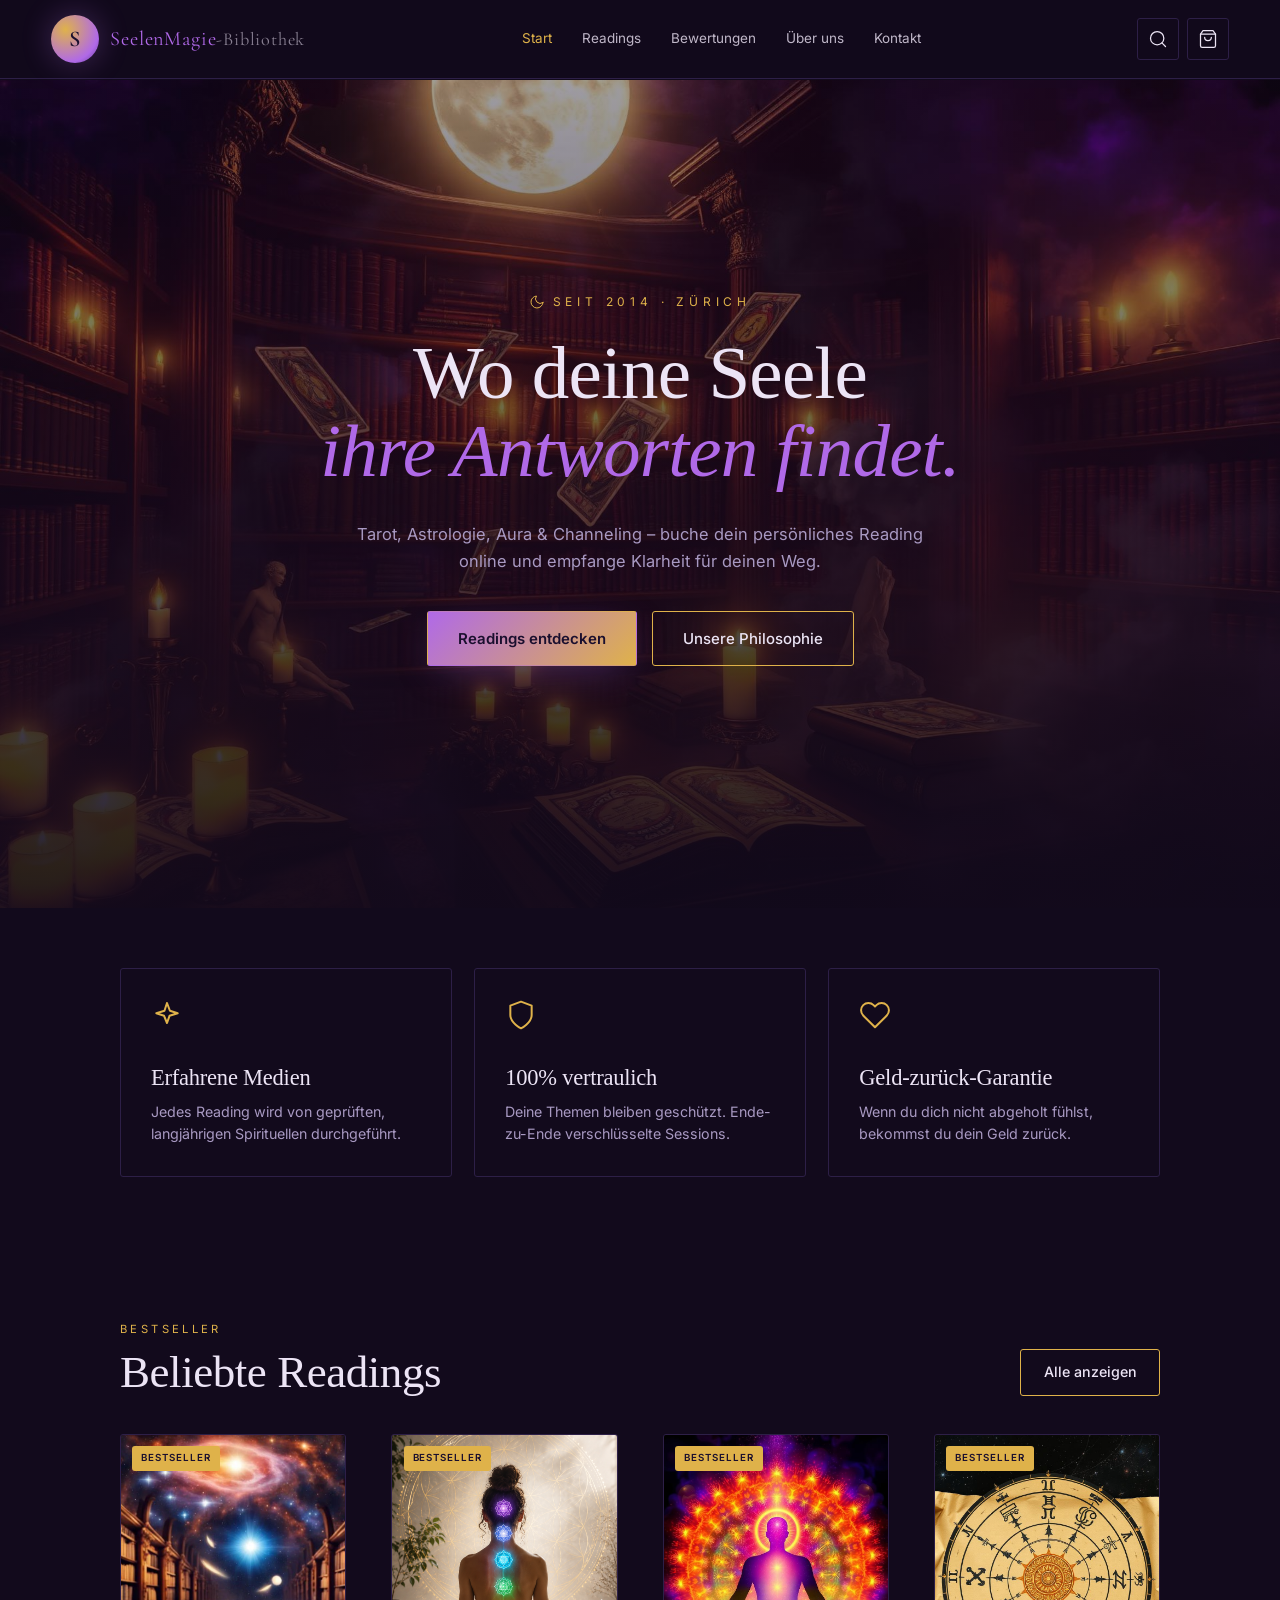
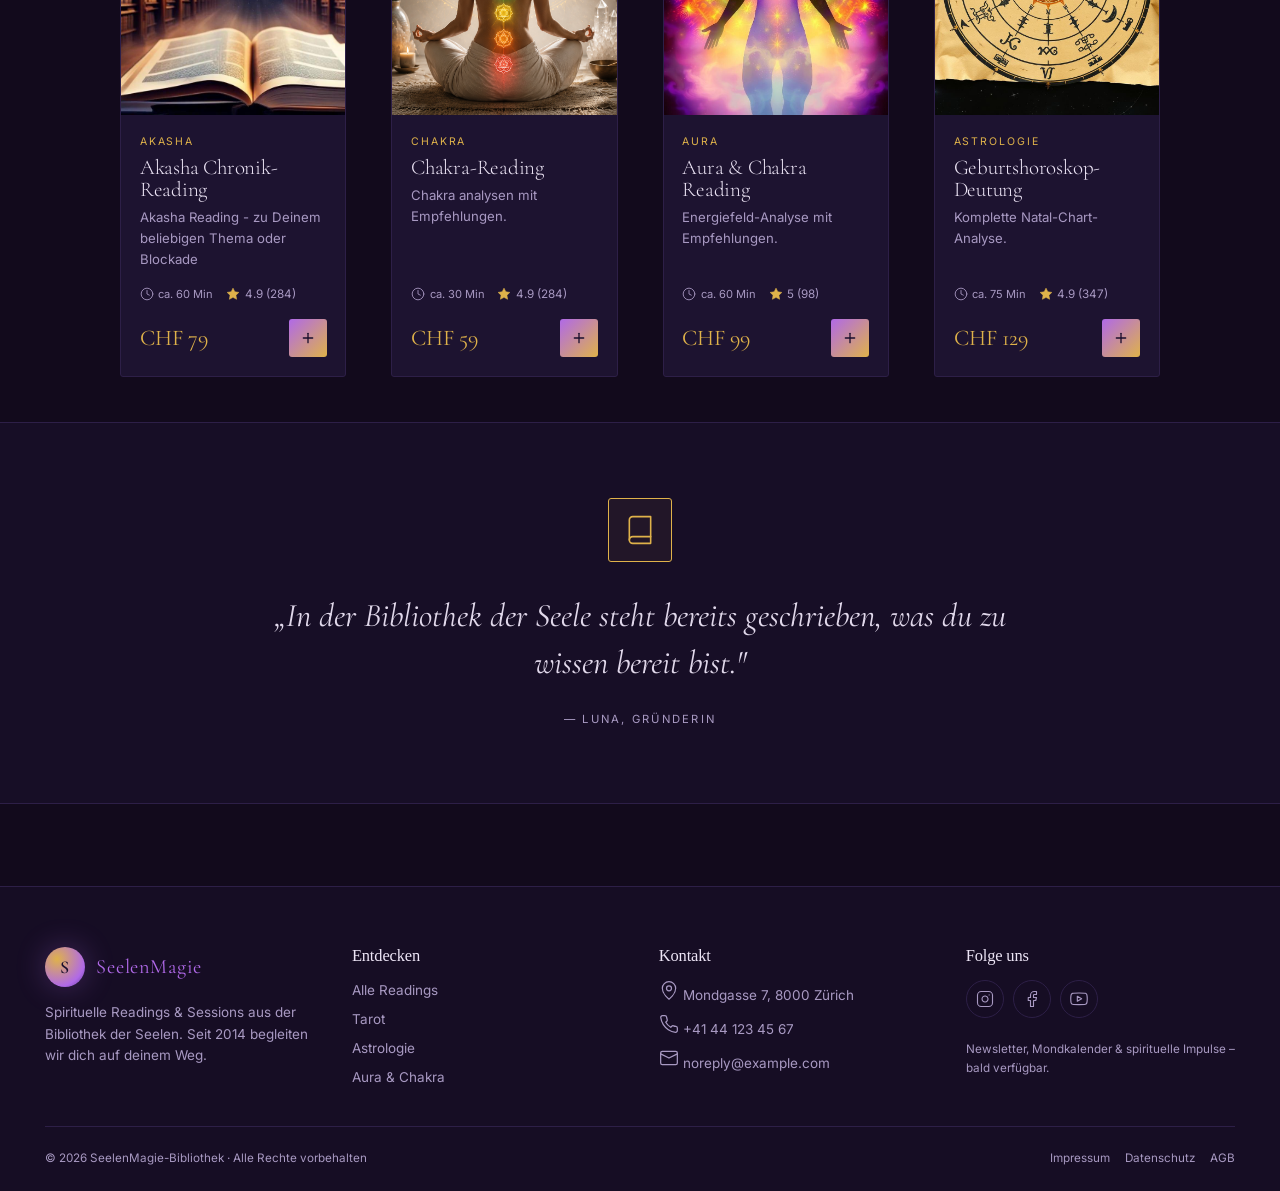
<file: index.html>
<!DOCTYPE html>
<html lang="de">
<head>
<meta charset="UTF-8">
<meta name="viewport" content="width=device-width,initial-scale=1">
<title>SeelenMagie-Bibliothek · Spirituelle Readings & Sessions</title>
<meta name="description" content="Tarot, Astrologie, Aura & Channeling – buche dein persönliches Reading online und empfange Klarheit für deinen Weg.">
<link rel="preconnect" href="https://fonts.googleapis.com">
<link rel="preconnect" href="https://fonts.gstatic.com" crossorigin>
<link href="https://fonts.googleapis.com/css2?family=Cormorant+Garamond:ital,wght@0,300;0,400;0,500;0,600;1,400&family=Inter:wght@300;400;500;600;700&display=swap" rel="stylesheet">
<link rel="stylesheet" href="css/style.css">
</head>
<body data-page="home">
<header class="site-header" id="site-header"></header>

<main>
  <section class="hero" style="padding-top:3rem">
    <div class="hero-bg"><img src="images/sm-hero.jpg" alt="SeelenMagie Bibliothek"></div>
    <div class="hero-overlay"></div>
    <div class="hero-content">
      <p class="hero-eyebrow"><svg width="16" height="16" viewBox="0 0 24 24" fill="none" stroke="currentColor" stroke-width="1.5" stroke-linecap="round" stroke-linejoin="round"><path d="M21 12.79A9 9 0 1 1 11.21 3 7 7 0 0 0 21 12.79z"/></svg> Seit 2014 · Zürich</p>
      <h1>Wo deine Seele<br><em>ihre Antworten findet.</em></h1>
      <p class="hero-sub">Tarot, Astrologie, Aura & Channeling – buche dein persönliches Reading online und empfange Klarheit für deinen Weg.</p>
      <div class="hero-cta">
        <a href="shop.html" class="btn btn-primary btn-lg">Readings entdecken</a>
        <a href="about.html" class="btn btn-outline btn-lg">Unsere Philosophie</a>
      </div>
    </div>
  </section>

  <section class="container container-index" style="padding-top:4rem; padding-bottom:3rem">
    <div class="feature-grid" id="values-grid"></div>
  </section>

  <section class="container-index" style="padding-bottom:3rem; padding-top: 3rem">
    <div class="section-head">
      <div>
        <p class="eyebrow" style="padding-top:3.5rem">Bestseller</p>
        <h2>Beliebte Readings</h2>
      </div>
      <a href="shop.html" class="btn btn-outline">Alle anzeigen</a>
    </div>
    <div class="product-grid" id="featured-grid"></div>
  </section>

  <section class="quote-section">
    <div class="quote-box">
      <div class="quote-icon"><svg width="32" height="32" viewBox="0 0 24 24" fill="none" stroke="currentColor" stroke-width="1.2" stroke-linecap="round" stroke-linejoin="round"><path d="M4 19.5A2.5 2.5 0 0 1 6.5 17H20"/><path d="M6.5 2H20v20H6.5A2.5 2.5 0 0 1 4 19.5v-15A2.5 2.5 0 0 1 6.5 2z"/></svg></div>
      <p class="quote-text">„In der Bibliothek der Seele steht bereits geschrieben, was du zu wissen bereit bist."</p>
      <p class="quote-author">— Luna, Gründerin</p>
    </div>
  </section>

  <section class="xy" style="padding-top:0.5rem;>
    <div class="xx">
    </div>
  </section>

</main>

<footer class="site-footer" id="site-footer"></footer>
<script src="js/products.js"></script>
<script src="js/app.js"></script>
</body>
</html>
</file>
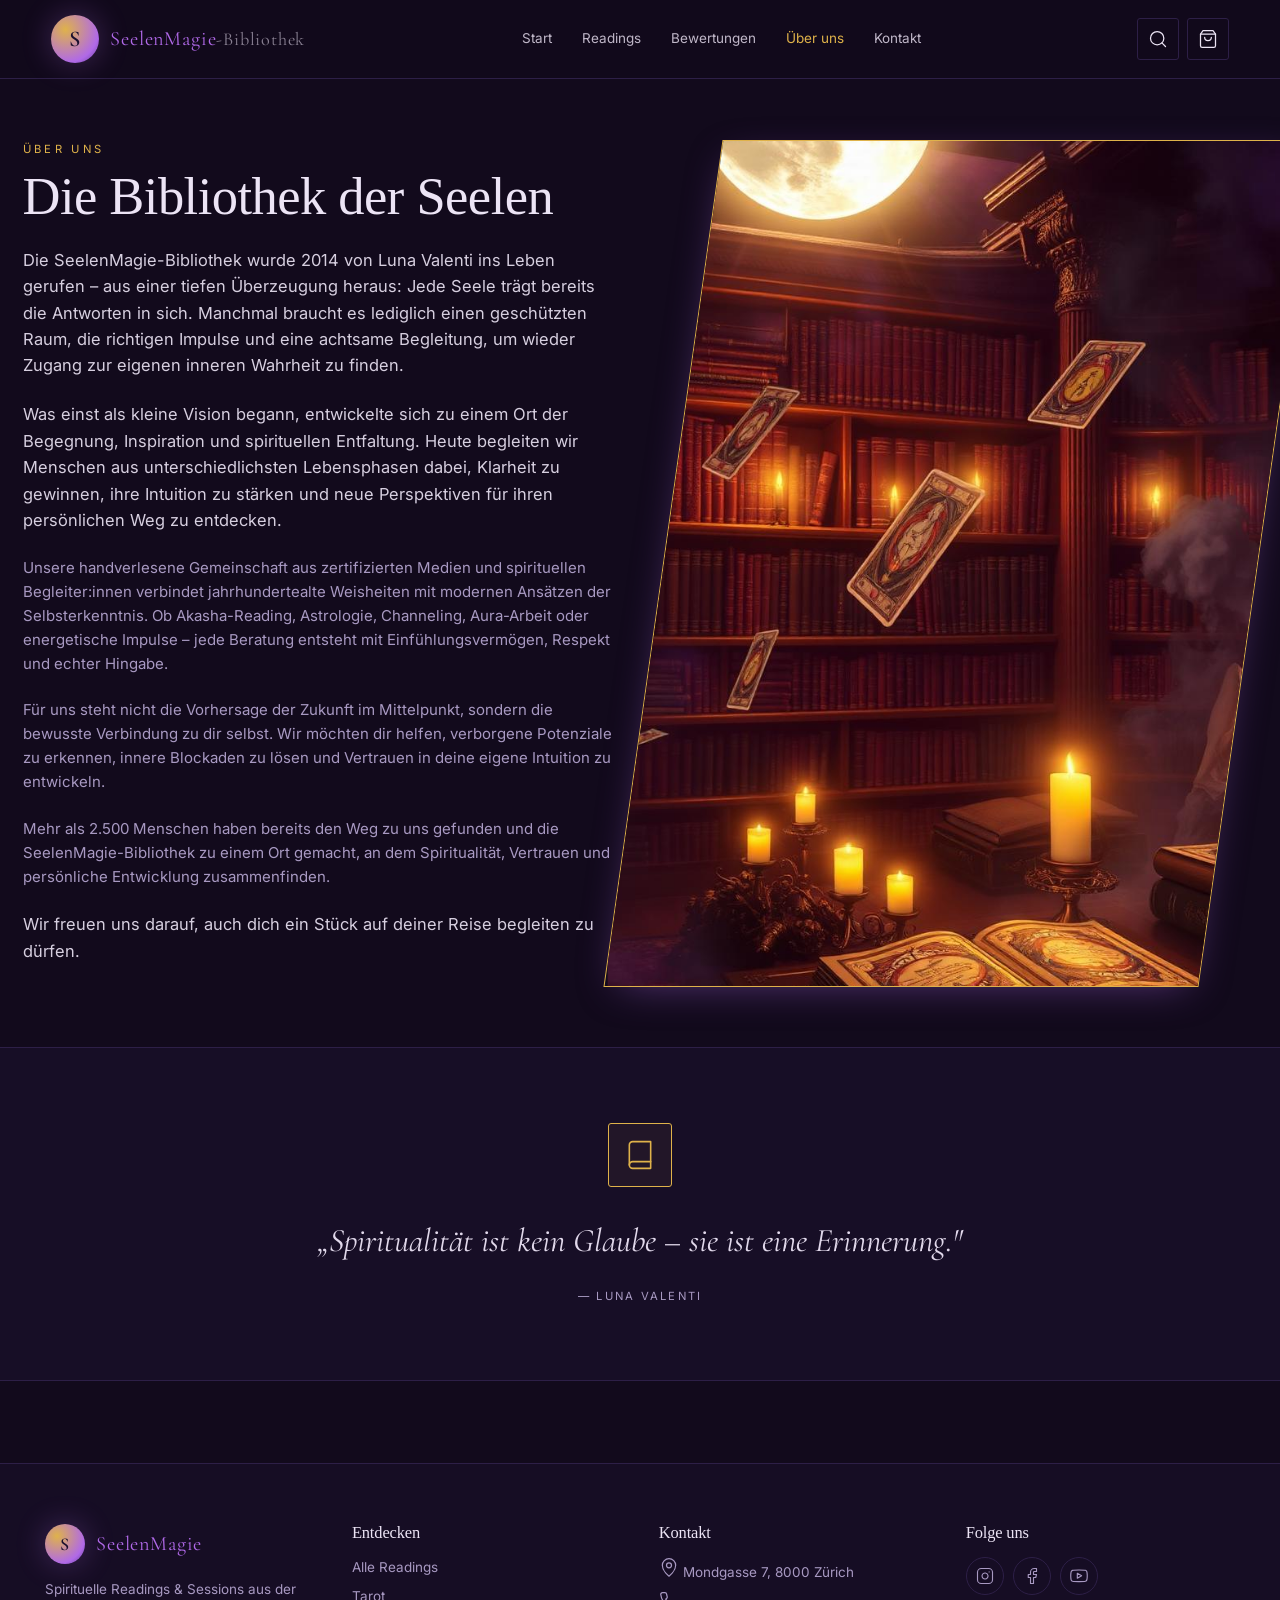
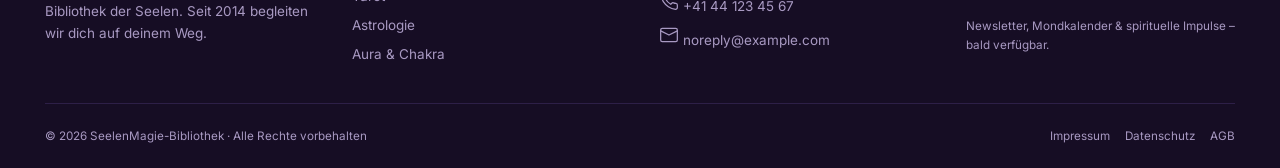
<file: about.html>
<!DOCTYPE html>
<html lang="de">
<head>
<meta charset="UTF-8"><meta name="viewport" content="width=device-width,initial-scale=1">
<title>Über uns · SeelenMagie-Bibliothek</title>
<meta name="description" content="Die Geschichte der SeelenMagie-Bibliothek – seit 2014 begleiten wir Seelen auf ihrem Weg.">
<link rel="preconnect" href="https://fonts.googleapis.com">
<link rel="preconnect" href="https://fonts.gstatic.com" crossorigin>
<link href="https://fonts.googleapis.com/css2?family=Cormorant+Garamond:ital,wght@0,300;0,400;0,500;0,600;1,400&family=Inter:wght@300;400;500;600;700&display=swap" rel="stylesheet">
<link rel="stylesheet" href="css/style.css">
</head>
<body data-page="about">
<header class="site-header" id="site-header"></header>
<main>
  <section class="about-wrap">
    <div class="about-content">
      <div>
        <p class="eyebrow">Über uns</p>
        <h1 style="font-size:clamp(2.2rem,4.5vw,3.5rem);font-weight:300;margin-bottom:1.5rem">Die Bibliothek der Seelen</h1>
        <p style="font-size:1.1rem;color:rgba(236,228,245,.9);margin-bottom:1.5rem">Die SeelenMagie-Bibliothek wurde 2014 von Luna Valenti ins Leben gerufen – aus einer tiefen Überzeugung heraus: Jede Seele trägt bereits die Antworten in sich. Manchmal braucht es lediglich einen geschützten Raum, die richtigen Impulse und eine achtsame Begleitung, um wieder Zugang zur eigenen inneren Wahrheit zu finden.</p>
        <p style="font-size:1.1rem;color:rgba(236,228,245,.9);margin-bottom:1.5rem">Was einst als kleine Vision begann, entwickelte sich zu einem Ort der Begegnung, Inspiration und spirituellen Entfaltung. Heute begleiten wir Menschen aus unterschiedlichsten Lebensphasen dabei, Klarheit zu gewinnen, ihre Intuition zu stärken und neue Perspektiven für ihren persönlichen Weg zu entdecken.</p>
        <p style="color:var(--muted);margin-bottom:1.5rem">Unsere handverlesene Gemeinschaft aus zertifizierten Medien und spirituellen Begleiter:innen verbindet jahrhundertealte Weisheiten mit modernen Ansätzen der Selbsterkenntnis. Ob Akasha-Reading, Astrologie, Channeling, Aura-Arbeit oder energetische Impulse – jede Beratung entsteht mit Einfühlungsvermögen, Respekt und echter Hingabe.</p>
        <p style="color:var(--muted);margin-bottom:1.5rem">Für uns steht nicht die Vorhersage der Zukunft im Mittelpunkt, sondern die bewusste Verbindung zu dir selbst. Wir möchten dir helfen, verborgene Potenziale zu erkennen, innere Blockaden zu lösen und Vertrauen in deine eigene Intuition zu entwickeln.</p>
        <p style="color:var(--muted);margin-bottom:1.5rem">Mehr als 2.500 Menschen haben bereits den Weg zu uns gefunden und die SeelenMagie-Bibliothek zu einem Ort gemacht, an dem Spiritualität, Vertrauen und persönliche Entwicklung zusammenfinden.</p>
        <p style="font-size:1.1rem;color:rgba(236,228,245,.9);margin-bottom:1.5rem">Wir freuen uns darauf, auch dich ein Stück auf deiner Reise begleiten zu dürfen.</p>
      </div>
      <div class="about-image"style=padding-bottom:43rem >
        <div class="skewed"><img src="images/sm-hero.jpg" alt="SeelenMagie Atelier"style=padding-bottom:7rem></div>
      </div>
    </div>
  </section>
  <section class="quote-section">
    <div class="quote-box">
      <div class="quote-icon"><svg width="32" height="32" viewBox="0 0 24 24" fill="none" stroke="currentColor" stroke-width="1.2" stroke-linecap="round" stroke-linejoin="round"><path d="M4 19.5A2.5 2.5 0 0 1 6.5 17H20"/><path d="M6.5 2H20v20H6.5A2.5 2.5 0 0 1 4 19.5v-15A2.5 2.5 0 0 1 6.5 2z"/></svg></div>
      <p class="quote-text">„Spiritualität ist kein Glaube – sie ist eine Erinnerung."</p>
      <p class="quote-author">— Luna Valenti</p>
    </div>
  </section>


  <section class="xy" style="padding-top:0.5rem;>
    <div class="xx">
    </div>
  </section>

</main>
<footer class="site-footer" id="site-footer"></footer>
<script src="js/products.js"></script>
<script src="js/app.js"></script>
</body>
</html>
</file>
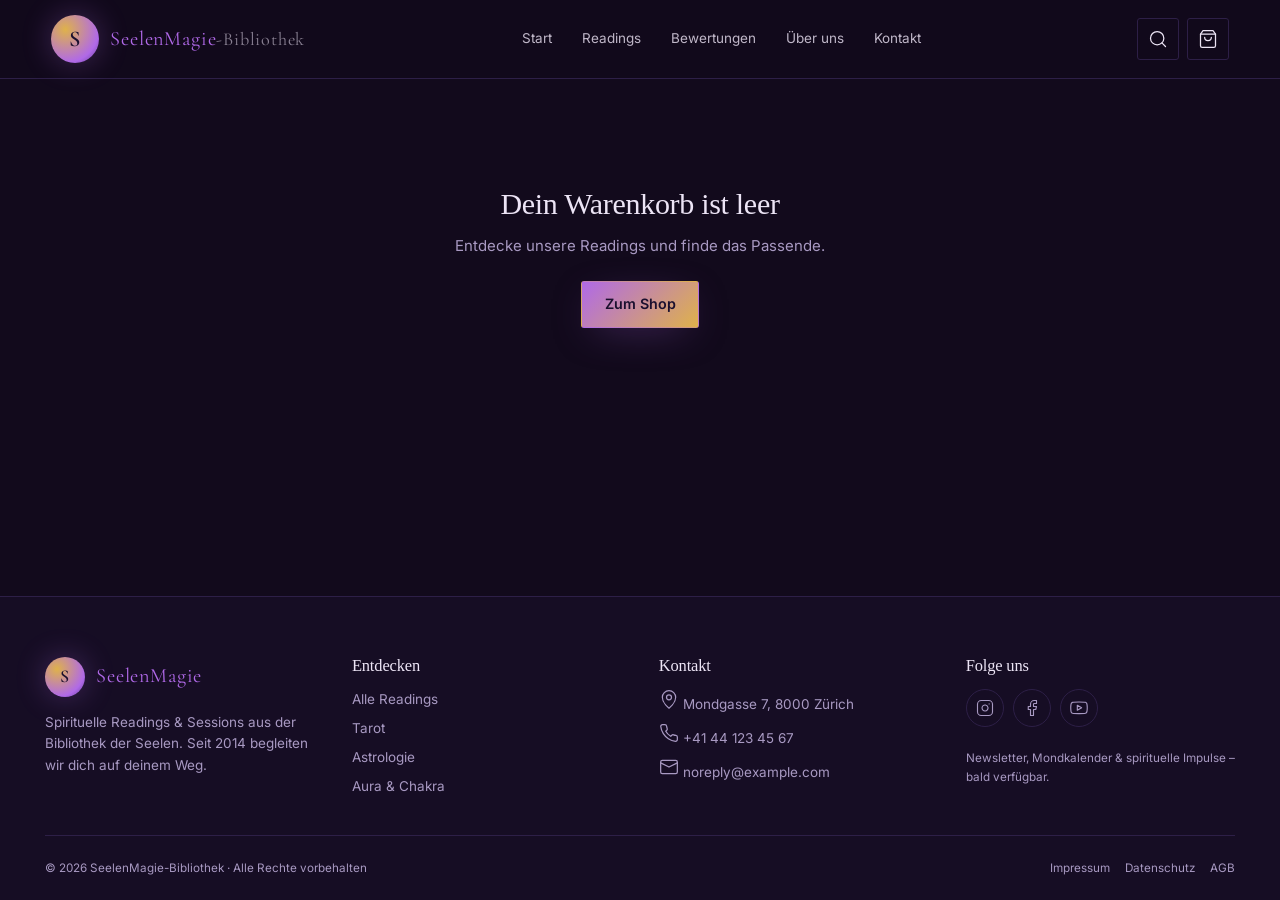
<file: checkout.html>
<!DOCTYPE html>
<html lang="de">
<head>
<meta charset="UTF-8">
<meta name="viewport" content="width=device-width,initial-scale=1">
<title>Kasse · SeelenMagie-Bibliothek</title>
<link rel="preconnect" href="https://fonts.googleapis.com">
<link rel="preconnect" href="https://fonts.gstatic.com" crossorigin>
<link href="https://fonts.googleapis.com/css2?family=Cormorant+Garamond:ital,wght@0,300;0,400;0,500;0,600;1,400&family=Inter:wght@300;400;500;600;700&display=swap" rel="stylesheet">
<link rel="stylesheet" href="css/style.css">
</head>
<body data-page="checkout">
<header class="site-header" id="site-header"></header>
<main class="container" style="padding-top:7.5rem"><div id="checkout-root"></div></main>
<footer class="site-footer" id="site-footer"></footer>
<script src="js/products.js"></script>
<script src="js/app.js"></script>
</body>
</html>
</file>
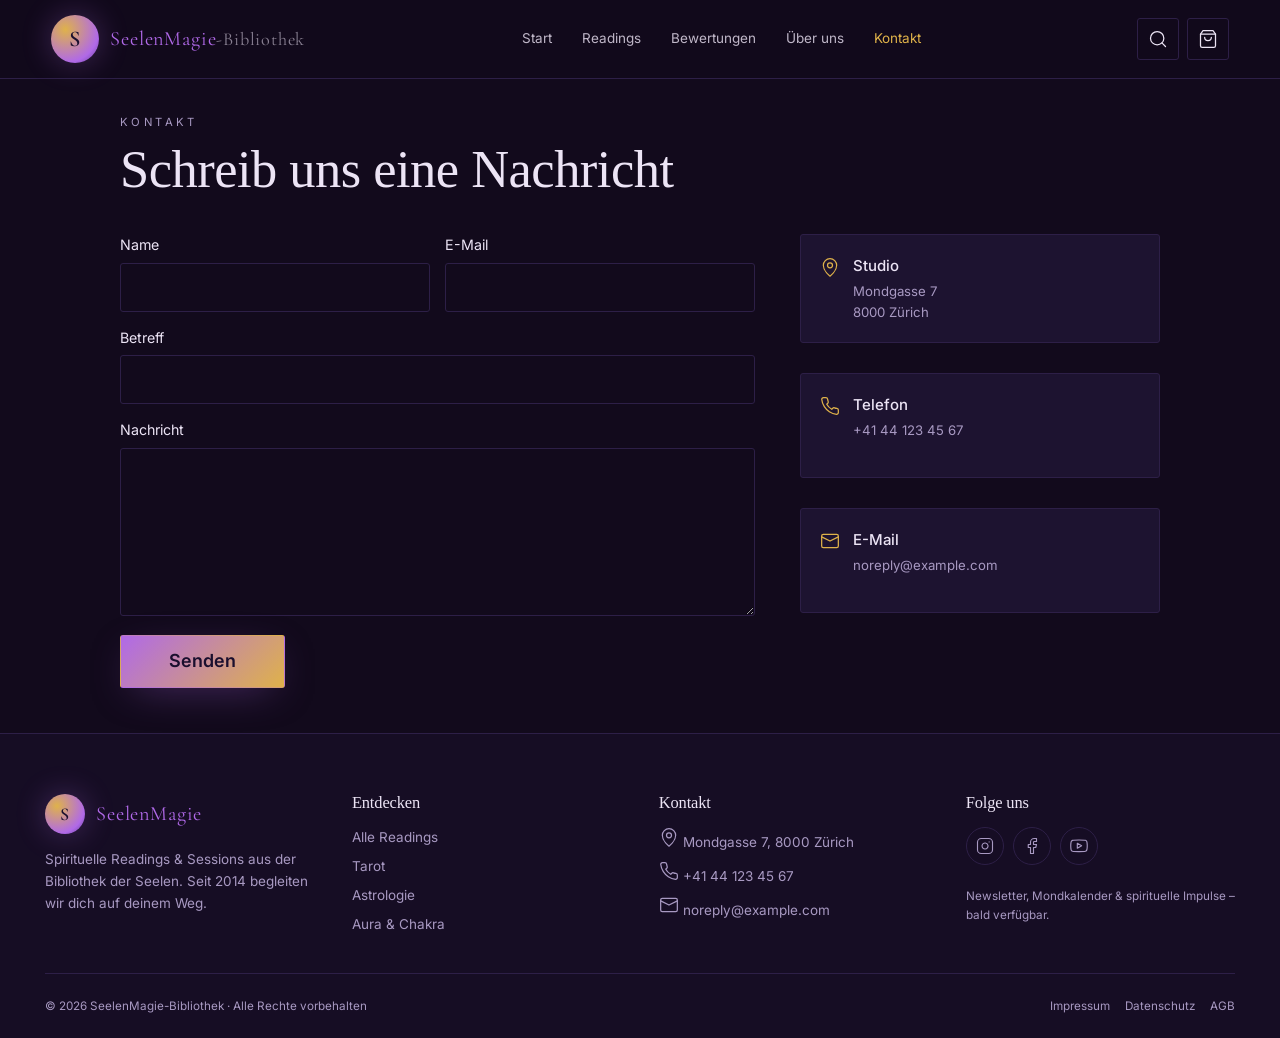
<file: contact.html>
<!DOCTYPE html>
<html lang="de">
<head>
<meta charset="UTF-8"><meta name="viewport" content="width=device-width,initial-scale=1">
<title>Kontakt · SeelenMagie-Bibliothek</title>
<meta name="description" content="Schreib uns eine Nachricht – wir melden uns innerhalb von 24 Stunden.">
<link rel="preconnect" href="https://fonts.googleapis.com">
<link rel="preconnect" href="https://fonts.gstatic.com" crossorigin>
<link href="https://fonts.googleapis.com/css2?family=Cormorant+Garamond:ital,wght@0,300;0,400;0,500;0,600;1,400&family=Inter:wght@300;400;500;600;700&display=swap" rel="stylesheet">
<link rel="stylesheet" href="css/style.css">
</head>
<body data-page="contact">
<header class="site-header" id="site-header"></header>
<main class="container" style="padding-top:4.5rem; padding-left: 8rem; padding-right: 8rem">
  <div class="page-head"><p class="eyebrow">Kontakt</p><h1>Schreib uns eine Nachricht</h1></div>
  <div class="contact-grid">
    <form id="contact-form">
      <div class="form-grid" style="margin-bottom:1rem">
        <div class="field"><label>Name</label><input class="field-input" required></div>
        <div class="field"><label>E-Mail</label><input class="field-input" type="email" required></div>
      </div>
      <div class="field" style="margin-bottom:1rem"><label>Betreff</label><input class="field-input" required></div>
      <div class="field" style="margin-bottom:1.25rem"><label>Nachricht</label><textarea class="field-input textarea" rows="6" required></textarea></div>
      <button type="submit" class="btn btn-primary" style="font-size: 1.2rem; width: 11rem;">Senden</button>
    </form>
    <aside>
      <div class="contact-info-card">
        <svg width="20" height="20" viewBox="0 0 24 24" fill="none" stroke="currentColor" stroke-width="1.5" stroke-linecap="round" stroke-linejoin="round"><path d="M20 10c0 7-8 13-8 13s-8-6-8-13a8 8 0 0 1 16 0z"/><circle cx="12" cy="10" r="3"/></svg>
        <div><div class="label">Studio</div><div class="value">Mondgasse 7<br>8000 Zürich</div></div>
      </div>
      <div class="contact-info-card">
        <svg width="20" height="20" viewBox="0 0 24 24" fill="none" stroke="currentColor" stroke-width="1.5" stroke-linecap="round" stroke-linejoin="round"><path d="M22 16.92v3a2 2 0 0 1-2.18 2 19.79 19.79 0 0 1-8.63-3.07 19.5 19.5 0 0 1-6-6 19.79 19.79 0 0 1-3.07-8.67A2 2 0 0 1 4.11 2h3a2 2 0 0 1 2 1.72 12.84 12.84 0 0 0 .7 2.81 2 2 0 0 1-.45 2.11L8.09 9.91a16 16 0 0 0 6 6l1.27-1.27a2 2 0 0 1 2.11-.45 12.84 12.84 0 0 0 2.81.7A2 2 0 0 1 22 16.92z"/></svg>
        <div><div class="label">Telefon</div><div class="value"><a href="tel:+41441234567">+41 44 123 45 67</a></div></div>
      </div>
      <div class="contact-info-card">
        <svg width="20" height="20" viewBox="0 0 24 24" fill="none" stroke="currentColor" stroke-width="1.5" stroke-linecap="round" stroke-linejoin="round"><rect width="20" height="16" x="2" y="4" rx="2"/><path d="m22 7-10 5L2 7"/></svg>
        <div><div class="label">E-Mail</div><div class="value"><a href="mailto:noreply@example.com">noreply@example.com</a></div></div>
      </div>
    </aside>
  </div>
</main>
<footer class="site-footer" id="site-footer"></footer>
<script src="js/products.js"></script>
<script src="js/app.js"></script>
</body>
</html>
</file>
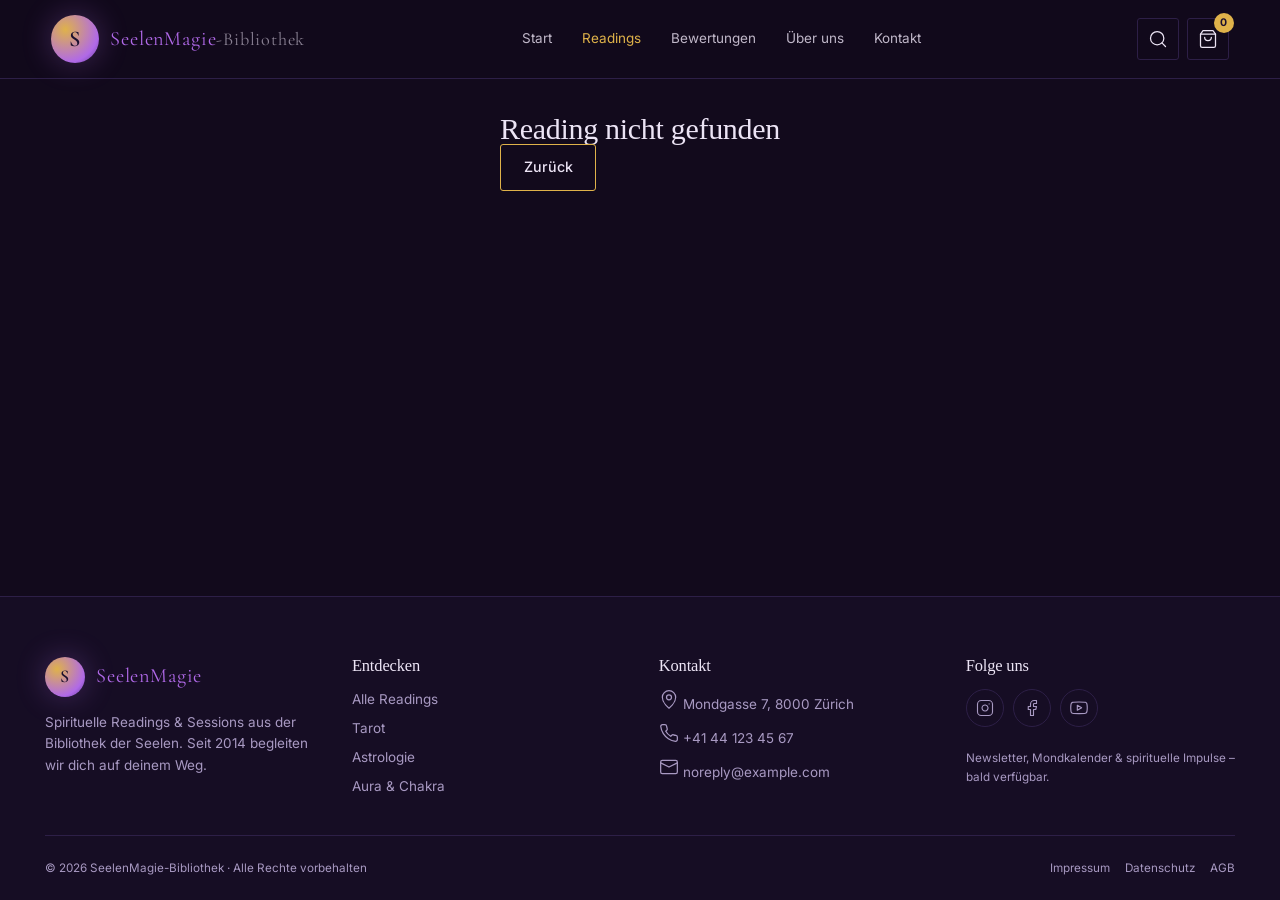
<file: product.html>
<!DOCTYPE html>
<html lang="de">
<head>
<meta charset="UTF-8">
<meta name="viewport" content="width=device-width,initial-scale=1">
<title>Reading · SeelenMagie-Bibliothek</title>
<link rel="preconnect" href="https://fonts.googleapis.com">
<link rel="preconnect" href="https://fonts.gstatic.com" crossorigin>
<link href="https://fonts.googleapis.com/css2?family=Cormorant+Garamond:wght@300;400;500;600&family=Inter:wght@300;400;500;600&display=swap" rel="stylesheet">
<link rel="stylesheet" href="css/style.css">
<style>@media(max-width:800px){.product-detail-grid{grid-template-columns:1fr !important}}</style>
</head>
<body data-page="product">
<header class="site-header" id="site-header"></header>
<main class="container" style="padding-top:7.5rem"><div id="product-detail"></div></main>
<footer class="site-footer" id="site-footer"></footer>
<script src="js/products.js"></script>
<script src="js/app.js"></script>
</body>
</html>
</file>
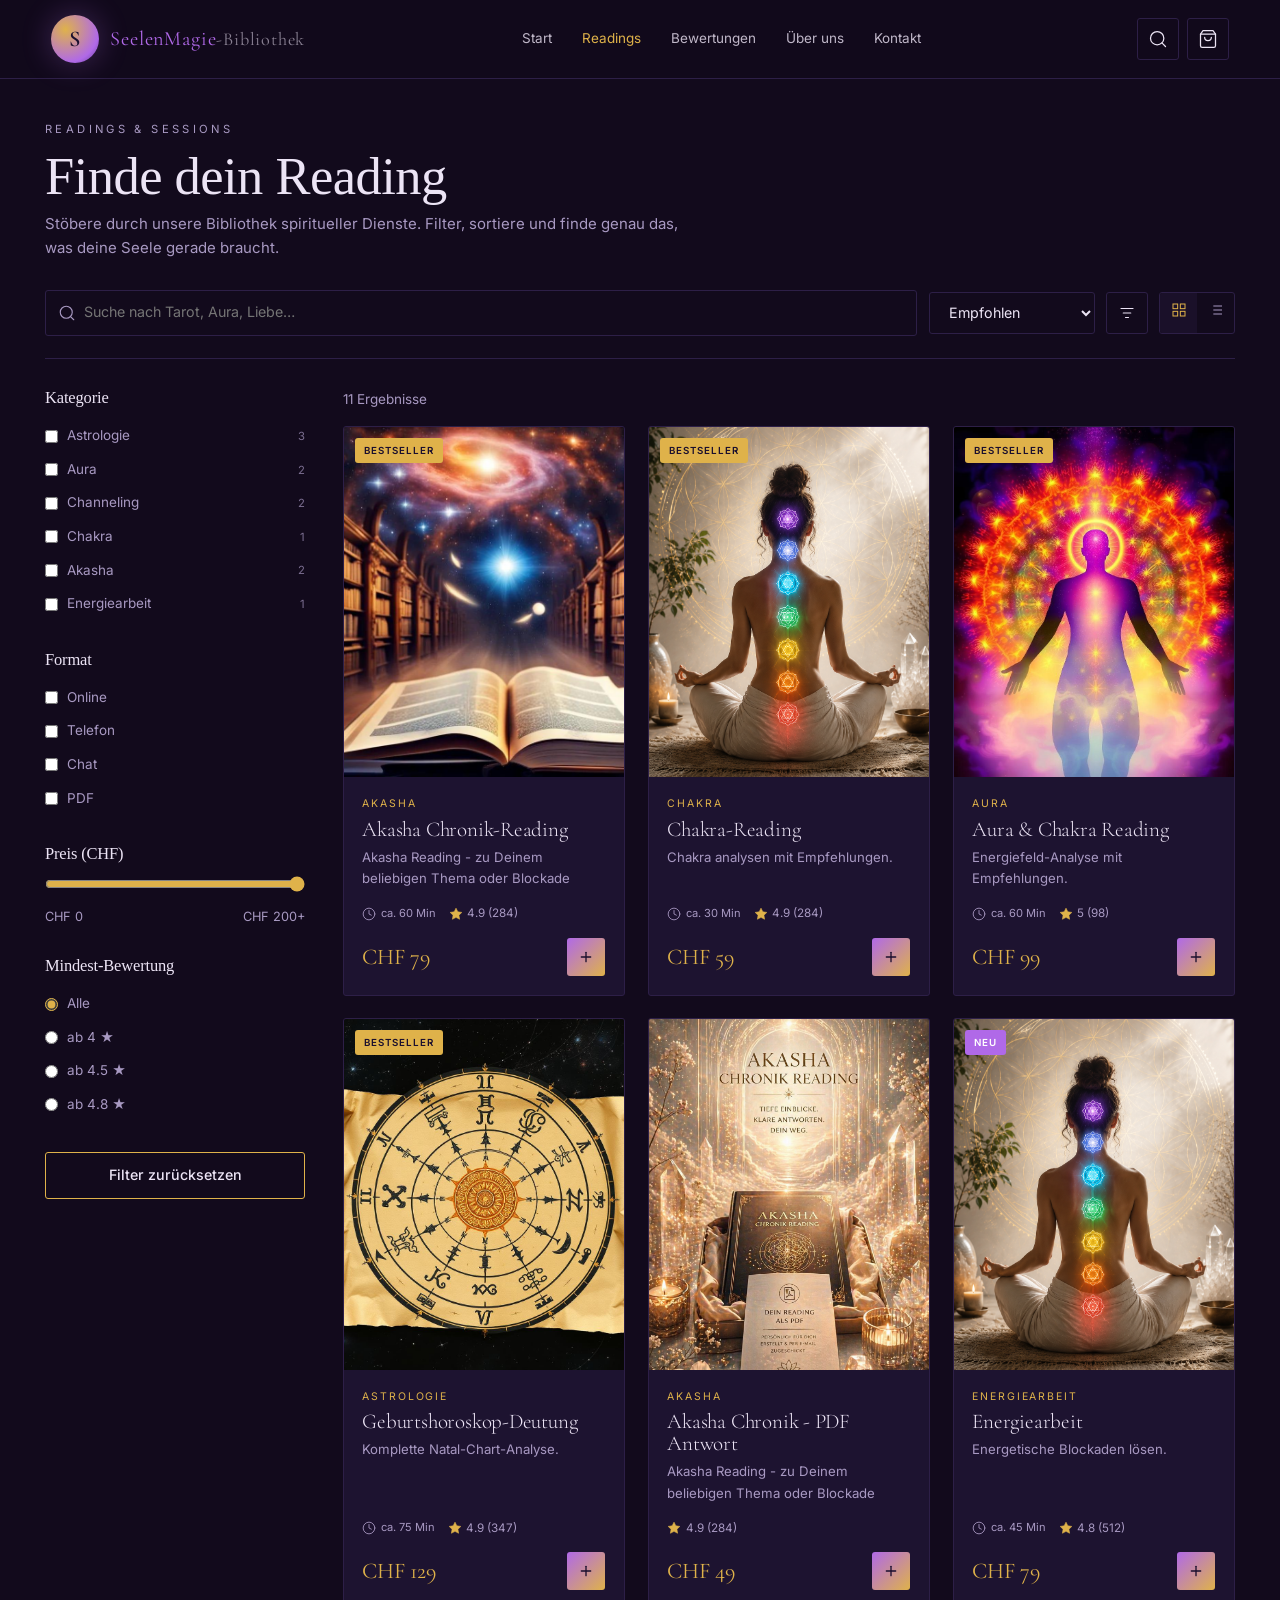
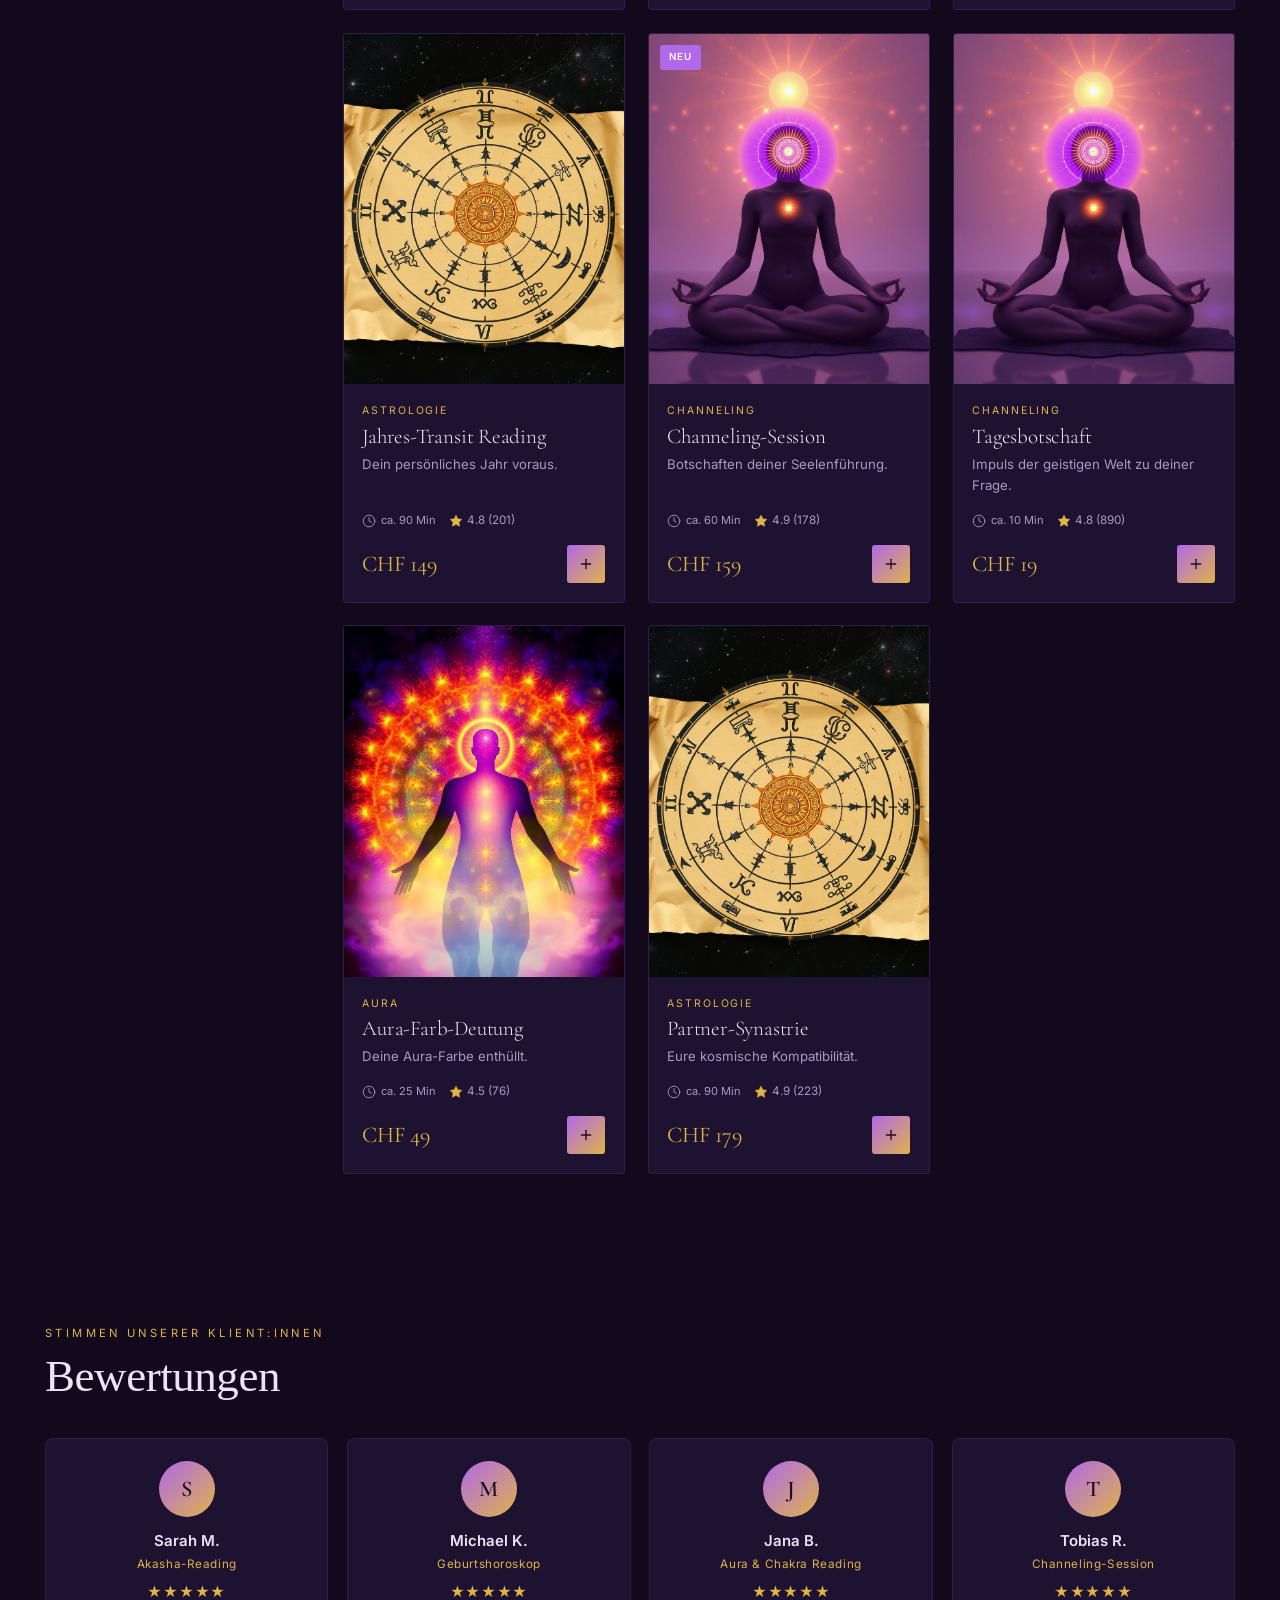
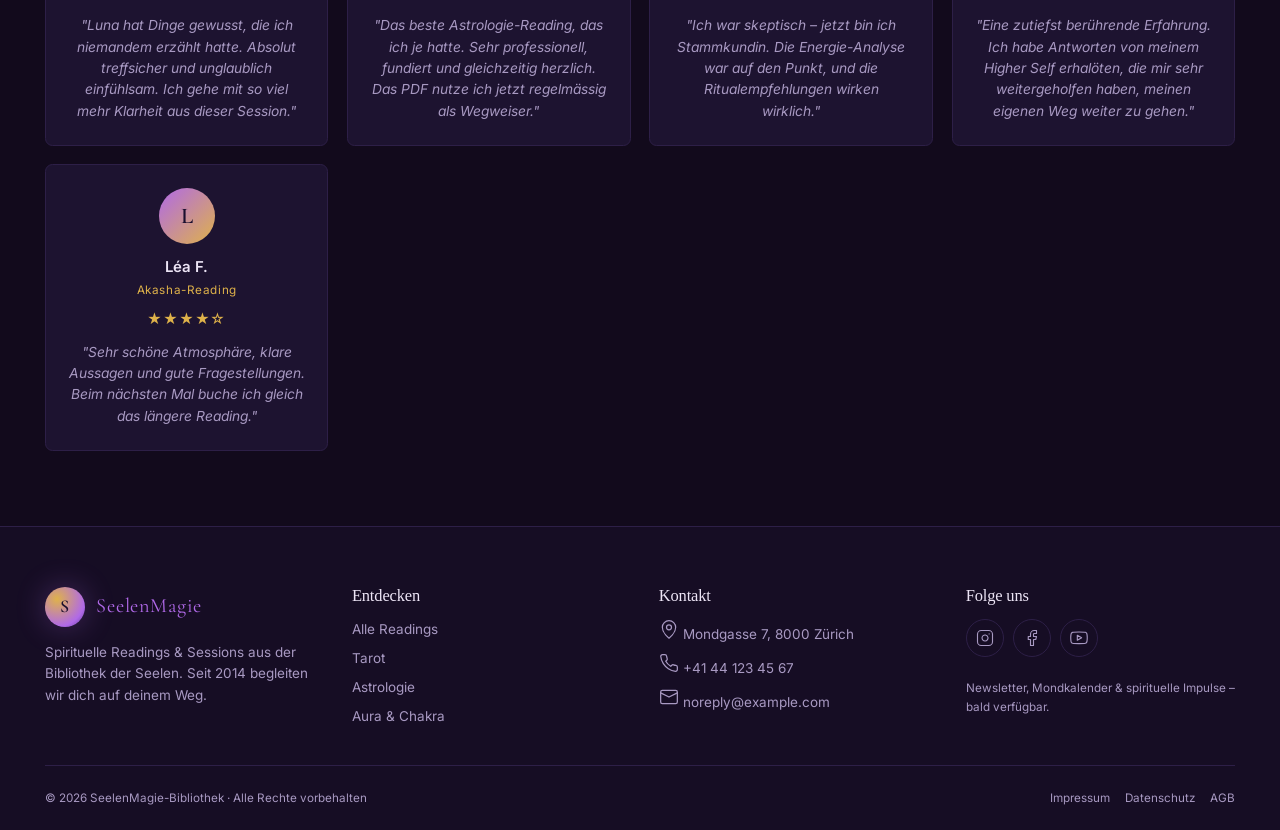
<file: shop.html>
<!DOCTYPE html>
<html lang="de">
<head>
<meta charset="UTF-8">
<meta name="viewport" content="width=device-width,initial-scale=1">
<title>Readings & Sessions · SeelenMagie-Bibliothek</title>
<meta name="description" content="Stöbere durch unsere Bibliothek spiritueller Dienste – Tarot, Astrologie, Aura, Channeling und mehr.">
<link rel="preconnect" href="https://fonts.googleapis.com">
<link rel="preconnect" href="https://fonts.gstatic.com" crossorigin>
<link href="https://fonts.googleapis.com/css2?family=Cormorant+Garamond:ital,wght@0,300;0,400;0,500;0,600;1,400&family=Inter:wght@300;400;500;600;700&display=swap" rel="stylesheet">
<link rel="stylesheet" href="css/style.css">
</head>
<body data-page="shop">
<header class="site-header" id="site-header"></header>

<main class="container" style="padding-top:5rem">
  <div class="page-head">
    <p class="eyebrow">Readings & Sessions</p>
    <h1>Finde dein Reading</h1>
    <p>Stöbere durch unsere Bibliothek spiritueller Dienste. Filter, sortiere und finde genau das, was deine Seele gerade braucht.</p>
  </div>

  <div class="shop-bar">
    <div class="search-input-wrap">
      <svg width="18" height="18" viewBox="0 0 24 24" fill="none" stroke="currentColor" stroke-width="1.5" stroke-linecap="round" stroke-linejoin="round"><circle cx="11" cy="11" r="8"/><path d="m21 21-4.3-4.3"/></svg>
      <input type="text" id="shop-search" class="input" placeholder="Suche nach Tarot, Aura, Liebe…">
    </div>
    <select id="sort-select" class="select">
      <option value="featured">Empfohlen</option>
      <option value="price-asc">Preis ↑</option>
      <option value="price-desc">Preis ↓</option>
      <option value="rating">Beste Bewertung</option>
      <option value="duration">Kürzeste Dauer</option>
    </select>
    <button id="filter-toggle" class="icon-btn filter-toggle-btn" aria-label="Filter" onclick="document.getElementById('filter-sidebar').classList.toggle('active')">
      <svg width="18" height="18" viewBox="0 0 24 24" fill="none" stroke="currentColor" stroke-width="1.5" stroke-linecap="round" stroke-linejoin="round"><line x1="4" y1="6" x2="20" y2="6"/><line x1="7" y1="12" x2="17" y2="12"/><line x1="10" y1="18" x2="14" y2="18"/></svg>
    </button>
    <div class="view-toggle">
      <button data-view="grid" class="active" aria-label="Raster"><svg width="16" height="16" viewBox="0 0 24 24" fill="none" stroke="currentColor" stroke-width="1.5"><rect x="3" y="3" width="7" height="7"/><rect x="14" y="3" width="7" height="7"/><rect x="14" y="14" width="7" height="7"/><rect x="3" y="14" width="7" height="7"/></svg></button>
      <button data-view="list" aria-label="Liste"><svg width="16" height="16" viewBox="0 0 24 24" fill="none" stroke="currentColor" stroke-width="1.5"><line x1="8" y1="6" x2="21" y2="6"/><line x1="8" y1="12" x2="21" y2="12"/><line x1="8" y1="18" x2="21" y2="18"/><line x1="3" y1="6" x2="3.01" y2="6"/><line x1="3" y1="12" x2="3.01" y2="12"/><line x1="3" y1="18" x2="3.01" y2="18"/></svg></button>
    </div>
  </div>

  <div class="shop-layout">
    <aside id="filter-sidebar" class="filter-sidebar"></aside>
    <div>
      <div style="display:flex;justify-content:space-between;margin-bottom:1rem;color:var(--muted);font-size:.9rem">
        <span id="result-count">…</span>
      </div>
      <div id="product-results" class="product-grid"></div>
    </div>
  </div>

  <section id="bewertungen" style="margin-top:5rem">
    <div class="section-head">
      <div>
        <p class="eyebrow">Stimmen unserer Klient:innen</p>
        <h2>Bewertungen</h2>
      </div>
    </div>
    <div class="reviews-grid" id="reviews-grid"></div>
  </section>
</main>

<footer class="site-footer" id="site-footer"></footer>
<script src="js/products.js"></script>
<script src="js/app.js"></script>
</body>
</html>
</file>
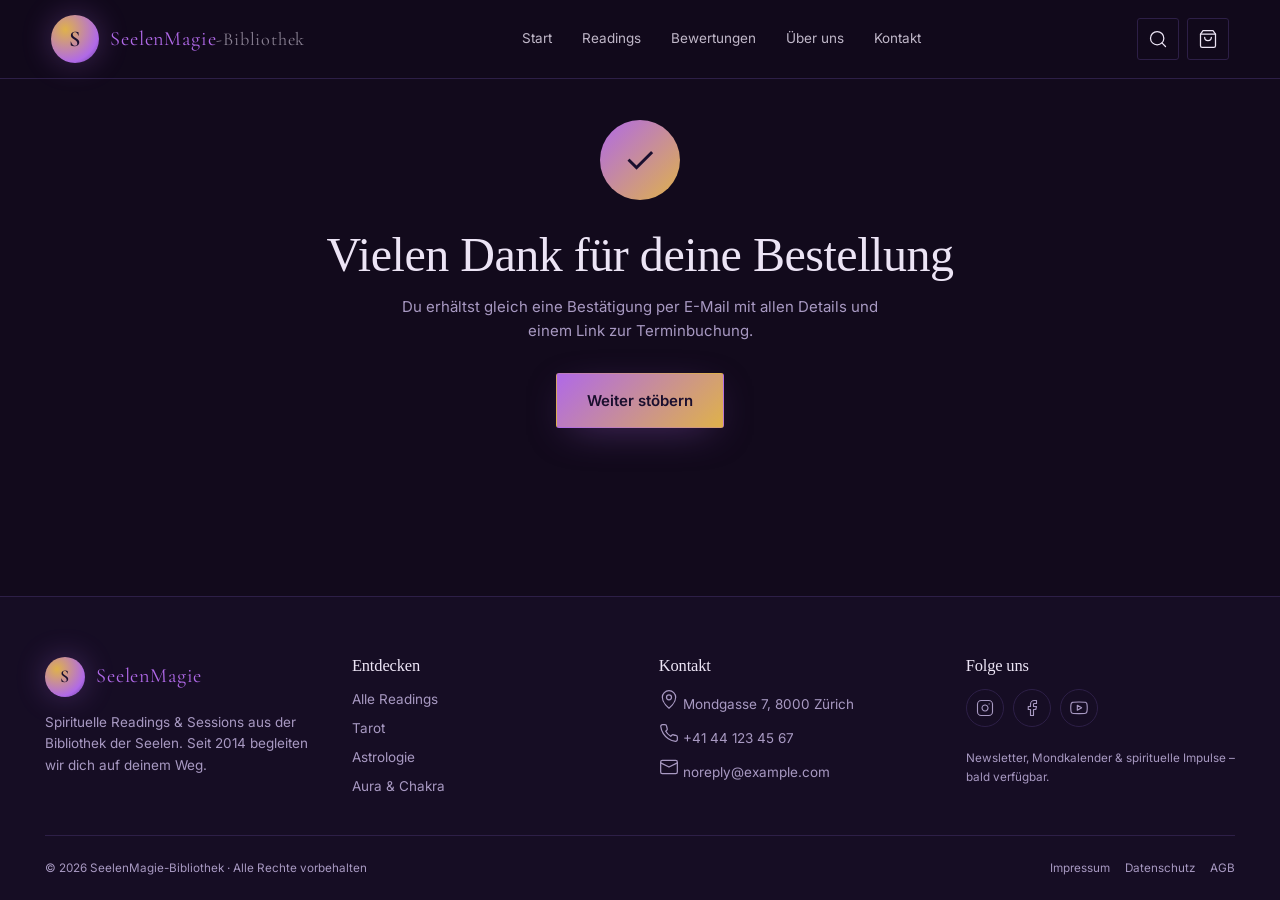
<file: success.html>
<!DOCTYPE html>
<html lang="de">
<head>
<meta charset="UTF-8"><meta name="viewport" content="width=device-width,initial-scale=1">
<title>Vielen Dank · SeelenMagie-Bibliothek</title>
<link rel="preconnect" href="https://fonts.googleapis.com">
<link rel="preconnect" href="https://fonts.gstatic.com" crossorigin>
<link href="https://fonts.googleapis.com/css2?family=Cormorant+Garamond:ital,wght@0,300;0,400;0,500;0,600;1,400&family=Inter:wght@300;400;500;600;700&display=swap" rel="stylesheet">
<link rel="stylesheet" href="css/style.css">
</head>
<body data-page="success">
<header class="site-header" id="site-header"></header>
<main class="container" style="text-align:center;padding:8rem 1rem">
  <div style="width:80px;height:80px;border-radius:50%;background:linear-gradient(135deg,var(--mystic),var(--gold));margin:0 auto 2rem;display:flex;align-items:center;justify-content:center;font-size:2.5rem;color:#1a0f2e">✓</div>
  <h1 style="font-size:clamp(2.2rem,4.5vw,3.2rem);font-weight:300;margin-bottom:1rem">Vielen Dank für deine Bestellung</h1>
  <p style="color:var(--muted);max-width:520px;margin:0 auto 2rem">Du erhältst gleich eine Bestätigung per E-Mail mit allen Details und einem Link zur Terminbuchung.</p>
  <a href="shop.html" class="btn btn-primary btn-lg">Weiter stöbern</a>
</main>
<footer class="site-footer" id="site-footer"></footer>
<script src="js/products.js"></script>
<script src="js/app.js"></script>
</body>
</html>
</file>
<file: css/style.css>
/* ============ SeelenMagie-Bibliothek — Static CSS ============ */
:root{
  --bg:#120a1c;
  --bg-2:#1a1029;
  --card:#1d1330;
  --border:#2d1f47;
  --text:#ece4f5;
  --muted:#a899c2;
  --mystic:#b069e8;
  --mystic-deep:#5a3a8c;
  --gold:#dfb24a;
  --gold-soft:#ecd58c;
  --danger:#d94f4f;
  --radius:.2rem;
  --shadow:0 10px 40px -15px rgba(176,105,232,.5);
  --shadow-glow:0 0 30px rgba(176,105,232,.3);
}

*{box-sizing:border-box;margin:0;padding:0}
html{scroll-behavior:smooth;font-size:15px}
body{
  font-family: 'Inter', system-ui, sans-serif;
  font-weight: 400;
  background:var(--bg);
  color:var(--text);
  line-height:1.6;
  min-height:100vh;
  display:flex;
  flex-direction:column;
}
h1,h2,h3,h4{
  font-family: ui-serif, Georgia, Cambria, "Times New Roman", Times, serif;
  letter-spacing: -0.01em;
  font-weight: 300; /* die elegante dünne Variante */
  letter-spacing: -0.01em;
  line-height: 1.05;
}
.italic-accent {
  font-style: italic;
  font-weight: 400;
}
a{color:inherit;text-decoration:none}
img{max-width:100%;display:block}
button{font:inherit;cursor:pointer;border:none;background:none;color:inherit}
input,textarea,select{font:inherit;color:inherit}

.container{max-width: 100%;;margin:0 auto;  padding:0 clamp(1rem, 5vw, 3rem);}

.container-index {
  width: 100%;
  max-width: 2000px;
  margin: 0 auto;
  padding: 0 clamp(2rem, 6vw, 8rem) 4rem;
  box-sizing: border-box;
  
}

@media (max-width: 900px) {
  .container-index {
    padding-left: 2rem;
    padding-right: 2rem;
  }
}

.container-index{
  padding-left:8rem; padding-right:8rem;
}
@media (max-width: 900px){
  .container-index{ padding-left:2rem; padding-right:2rem; }
}

/* Mobile: weniger Padding auf Index-Sektionen */
@media (max-width: 640px){
  body[data-page="home"] .container,
  body[data-page="home"] .container-index{
    padding-left: 2rem!important;
    padding-right: 2rem!important;
  }
}

.eyebrow{
  color:var(--gold);
  letter-spacing:.3em;
  text-transform:uppercase;
  font-size:.75rem;
  margin-bottom:.75rem;
}
.text-mystic{color:var(--mystic)}
.text-gold{color:var(--gold)}
.text-muted{color:var(--muted)}

/* ============ Buttons ============ */
.btn{
  display:inline-flex;align-items:center;justify-content:center;gap:.5rem;
  padding:.75rem 1.5rem;border-radius:var(--radius);
  font-size:.95rem;font-weight:500;
  transition:all .2s;cursor:pointer;
  border:1px solid transparent;
}
.btn-primary{
  background:linear-gradient(135deg,var(--mystic),var(--gold));
  color:#1a0f2e;font-weight:600;
  box-shadow:var(--shadow);
}
.btn-primary:hover{opacity:.92;transform:translateY(-1px)}
.btn-outline{
  border:1px solid var(--gold);
  color:var(--text);
}
.btn-outline:hover{background:rgba(223,178,74,.1)}
.btn-lg{padding:.95rem 2rem;font-size:1rem}
.btn-sm{padding:.5rem 1rem;font-size:.85rem}

/* ============ Header ============ */
.site-header{
  position:fixed;top:0;left:0;right:0;z-index:50;
  background:rgba(18,10,28,.85);
  backdrop-filter:blur(12px);
  border-bottom:1px solid var(--border);
}
.nav{
  display:flex;align-items:center;justify-content:space-between;
  padding:1rem 1.5rem;max-width:1280px;margin:0 auto;
  gap:1rem;
}
.brand{
  display:flex;align-items:center;gap:.75rem;
  font-family:'Cormorant Garamond',serif;
  font-size:1.35rem;letter-spacing:.04em;
}
.logo{
  width:48px;height:48px;border-radius:50%;
  background:radial-gradient(circle at 30% 30%,var(--gold),var(--mystic) 70%,var(--mystic-deep));
  display:flex;align-items:center;justify-content:center;
  font-family:'Cormorant Garamond',serif;
  font-size:1.5rem;color:#1a0f2e;font-weight:600;
  box-shadow:var(--shadow-glow);
  flex-shrink:0;
}
.brand-text .secondary{color:rgba(236,228,245,.55);font-size:.9em}

.nav-links{display:flex;gap:2rem;align-items:center}
.nav-links a{
  font-size:.9rem;color:rgba(236,228,245,.8);
  transition:color .2s;
}
.nav-links a:hover,.nav-links a.active{color:var(--gold)}

.nav-actions{display:flex;align-items:center;gap:.5rem}
.icon-btn{
  width:42px;height:42px;border-radius:var(--radius);
  border:1px solid var(--border);
  display:flex;align-items:center;justify-content:center;
  position:relative;
  transition:all .2s;color:var(--text);
}
.icon-btn:hover{border-color:var(--gold);color:var(--gold)}
.cart-count{
  position:absolute;top:-6px;right:-6px;
  background:var(--gold);color:#1a0f2e;
  font-size:.7rem;font-weight:700;
  width:20px;height:20px;border-radius:50%;
  display:flex;align-items:center;justify-content:center;
}

/* Search bar (slide-in) */
.search-form{
  position:absolute;top:110%;right:-110%;
  width:min(35rem,90vw);height:3.5rem;
  background:var(--border);
  display:flex;align-items:center;
  padding:0 1rem;
  border-radius:var(--radius);
  box-shadow:0 10px 40px rgba(0,0,0,.5);
  overflow:hidden;
  transition:right .4s linear;
}
.search-form.active{right:1.5rem}
.search-form input{
  height:100%;width:100%;background:none;border:none;outline:none;
  font-size:1.1rem;color:var(--text);padding:0 1rem;
}
.search-form label{
  font-size:1.2rem;padding:0 1rem;color:var(--gold);cursor:pointer;
  display:flex;align-items:center;
}

.mobile-toggle{display:none}

/* ============ Hero ============ */
.hero{
  position:relative;min-height:92vh;
  display:flex;align-items:center;justify-content:center;
  overflow:hidden;
  margin-top:0;padding-top:80px;
}
.hero-bg{position:absolute;inset:0;z-index:0}
.hero-bg img{width:100%;height:100%;object-fit:cover}
.hero-overlay{
  position:absolute;inset:0;
  background:linear-gradient(180deg,rgba(18,10,28,.4) 0%,rgba(18,10,28,.92) 100%);
  z-index:1;
}
.hero-content{
  position:relative;z-index:2;text-align:center;
  max-width:900px;padding:2rem 1.5rem;
}
.hero-eyebrow{
  color:var(--gold);letter-spacing:.4em;text-transform:uppercase;
  font-size:.8rem;margin-bottom:1.5rem;
  display:flex;align-items:center;justify-content:center;gap:.5rem;
}
.hero h1{
  font-size:clamp(2.5rem,6vw,5rem);
  margin-bottom:2rem;font-weight:300;
}
.hero h1 em{color:var(--mystic);font-style:italic}
.hero-sub{
  font-size:1.1rem;color:var(--muted);max-width:600px;
  margin:0 auto 2.5rem;
}
.hero-cta{display:flex;gap:1rem;justify-content:center;flex-wrap:wrap}

/* ============ Sections ============ */
section{padding:5rem 0}
.section-head{
  display:flex;align-items:flex-end;justify-content:space-between;
  margin-bottom:2.5rem;flex-wrap:wrap;gap:1rem;
}
.section-head h2{font-size:clamp(2rem,4vw,3rem);font-weight:300}

/* Values / feature grid */
.feature-grid{
  display:grid;grid-template-columns:repeat(auto-fit,minmax(260px,1fr));
  gap:1.5rem;
}
.feature-card{
  border:1px solid var(--border);
  padding:2rem;border-radius:var(--radius);
  transition:border-color .2s,transform .2s;
}
.feature-card:hover{border-color:var(--gold);transform:translateY(-2px)}
.feature-icon{
  width:48px;height:48px;color:var(--gold);
  margin-bottom:1.25rem;
}
.feature-card h3{font-size:1.5rem;margin-bottom:.75rem}
.feature-card p{color:var(--muted);font-size:.95rem}

/* ============ Product cards ============ */
.product-grid{
  display:grid;grid-template-columns:repeat(auto-fill,minmax(280px,1fr));
  gap:1.5rem;
}
.product-card{
  border:1px solid var(--border);
  border-radius:var(--radius);
  background:var(--card);
  overflow:hidden;
  display:flex;flex-direction:column;
  transition:all .25s;
}
.product-card:hover{border-color:var(--gold);transform:translateY(-3px)}
.product-image{
  aspect-ratio:4/5;overflow:hidden;position:relative;display:block;
}
.product-image img{
  width:100%;height:100%;object-fit:cover;
  transition:.5s;
}
.product-card:hover .product-image img{transform:scale(1.05);}
.product-badges{
  position:absolute;top:.75rem;left:.75rem;
  display:flex;gap:.4rem;
}
.badge{
  font-size:.65rem;text-transform:uppercase;letter-spacing:.1em;
  padding:.3rem .6rem;border-radius:var(--radius);
  font-weight:600;
}
.badge-bestseller{background:var(--gold);color:#1a0f2e}
.badge-new{background:var(--mystic);color:#fff}

.product-body{padding:1.25rem;display:flex;flex-direction:column;flex:1}
.product-cat{
  font-size:.7rem;text-transform:uppercase;letter-spacing:.18em;
  color:var(--gold);margin-bottom:.4rem;
}
.product-title{
  font-family:'Cormorant Garamond',serif;
  font-size:1.4rem;margin-bottom:.4rem;
  transition:text-shadow .25s,color .25s;
}
.product-card:hover .product-title{
  color:var(--gold);
}
.product-short{font-size:.88rem;color:var(--muted);margin-bottom:1rem;flex:1}
.product-meta{
  display:flex;gap:.85rem;font-size:.78rem;color:var(--muted);
  margin-bottom:1rem;align-items:center;
}
.product-meta .meta-item{display:inline-flex;align-items:center;gap:.3rem}
.product-meta svg.star{color:var(--gold);fill:var(--gold)}
.product-foot{display:flex;align-items:center;justify-content:space-between}
.product-price{
  font-family:'Cormorant Garamond',serif;
  font-size:1.5rem;color:var(--gold);
}
.add-btn{
  width:38px;height:38px;border-radius:var(--radius);
  background:linear-gradient(135deg,var(--mystic),var(--gold));
  color:#1a0f2e;
  display:flex;align-items:center;justify-content:center;
  font-size:1.1rem;font-weight:600;
  transition:opacity .2s;
}
.add-btn:hover{opacity:.85}

/* List view */
.product-list .product-card{flex-direction:row;max-height:200px}
.product-list .product-image{aspect-ratio:1;width:200px;flex-shrink:0}
.product-list .product-body{padding:1.25rem 1.5rem}

/* ============ Quote ============ */
.quote-section{
  background:rgba(29,19,48,.5);
  border-top:1px solid var(--border);
  border-bottom:1px solid var(--border);
}
.quote-box{
  max-width:780px;margin:0 auto;text-align:center;padding:0 1.5rem;
}
.quote-icon{
  width:64px;height:64px;border:1.5px solid var(--gold);
  border-radius:var(--radius);
  display:flex;align-items:center;justify-content:center;
  margin:0 auto 2rem;color:var(--gold);
  background:rgba(223,178,74,.05);
}
.quote-text{
  font-family:'Cormorant Garamond',serif;
  font-style:italic;font-size:clamp(1.4rem,3vw,2.2rem);
  line-height:1.45;color:rgba(236,228,245,.95);
}
.quote-author{
  margin-top:1.5rem;color:var(--muted);
  letter-spacing:.2em;text-transform:uppercase;font-size:.75rem;
}

/* ============ Shop layout ============ */
.shop-bar{
  display:flex;flex-wrap:wrap;gap:.75rem;
  align-items:center;
  margin-bottom:2rem;padding-bottom:1.5rem;
  border-bottom:1px solid var(--border);
}
.search-input-wrap{position:relative;flex:1;min-width:240px}
.search-input-wrap svg{
  position:absolute;left:.85rem;top:50%;transform:translateY(-50%);
  color:var(--muted);width:18px;height:18px;
}
.input,.select,.textarea{
  width:100%;padding:.7rem 1rem;
  background:transparent;
  border:1px solid var(--border);
  border-radius:var(--radius);
  color:var(--text);font-size:.95rem;
  transition:border-color .2s,box-shadow .2s;
}
.input{padding-left:2.5rem}
.input:focus,.select:focus,.textarea:focus,
.field-input:focus{
  outline:none;
  border-color:var(--gold);
  box-shadow:0 0 0 3px rgba(223,178,74,.15);
}
.select{padding-left:1rem;min-width:160px;width:auto;cursor:pointer}
.view-toggle{display:flex;border:1px solid var(--border);border-radius:var(--radius);overflow:hidden}
.view-toggle button{padding:.55rem .7rem;color:var(--muted)}
.view-toggle button.active{background:var(--bg-2);color:var(--gold)}

.shop-layout{display:grid;grid-template-columns:260px 1fr;gap:2.5rem}
.filter-sidebar h3{
  font-size:1.1rem;margin-bottom:.85rem;color:var(--text);
}
.filter-block{margin-bottom:2rem}
.filter-option{
  display:flex;align-items:center;gap:.6rem;
  padding:.4rem 0;font-size:.9rem;color:var(--muted);
  cursor:pointer;
}
.filter-option:hover{color:var(--text)}
.filter-option input{accent-color:var(--gold)}
.filter-count{margin-left:auto;font-size:.75rem;opacity:.7}

.price-range{display:flex;gap:.5rem;align-items:center;margin-top:.5rem}
.price-range input[type=range]{flex:1;accent-color:var(--gold)}
.price-display{font-size:.85rem;color:var(--muted);margin-top:.5rem;display:flex;justify-content:space-between}

/* ============ Drawer (cart) ============ */
.drawer-backdrop{
  position:fixed;inset:0;background:rgba(0,0,0,.6);
  z-index:90;opacity:0;pointer-events:none;
  transition:opacity .25s;
}
.drawer-backdrop.active{opacity:1;pointer-events:auto}
.drawer{
  position:fixed;top:0;right:-100%;
  width:min(420px,100vw);height:100%;
  background:var(--bg-2);
  z-index:100;
  display:flex;flex-direction:column;
  padding:1.5rem;
  border-left:1px solid var(--border);
  transition:right .3s ease;
  overflow-y:auto;
}
.drawer.active{right:0}
.drawer-head{
  display:flex;align-items:center;justify-content:space-between;
  margin-bottom:1.5rem;padding-bottom:1rem;
  border-bottom:1px solid var(--border);
}
.drawer-head h2{
  font-size:1.6rem;display:flex;align-items:center;gap:.6rem;
}
.drawer-close{font-size:1.5rem;color:var(--muted)}
.cart-empty{text-align:center;padding:3rem 1rem;color:var(--muted)}
.cart-item{
  display:flex;gap:.85rem;padding:1rem 0;
  border-bottom:1px solid var(--border);
}
.cart-item img{
  width:64px;height:64px;border-radius:var(--radius);object-fit:cover;
  flex-shrink:0;
}
.cart-item-body{flex:1;min-width:0}
.cart-item-title{font-weight:500;font-size:.95rem;margin-bottom:.25rem}
.cart-item-meta{font-size:.75rem;color:var(--muted);margin-bottom:.5rem}
.cart-item-foot{display:flex;align-items:center;justify-content:space-between}
.qty-ctrl{display:flex;border:1px solid var(--border);border-radius:var(--radius)}
.qty-ctrl button{padding:.25rem .55rem;color:var(--muted)}
.qty-ctrl span{padding:.25rem .6rem;font-size:.85rem}
.cart-total{
  margin-top:auto;padding-top:1rem;
  border-top:1px solid var(--border);
}
.cart-total .row{
  display:flex;justify-content:space-between;
  font-size:1.1rem;margin-bottom:1rem;
}
.cart-total .row .price{color:var(--gold);font-weight:600}

/* ============ Forms (Checkout / Contact) ============ */
.form-section{margin-bottom:2.5rem}
.form-section h2{
  font-family:'Cormorant Garamond',serif;
  font-size:1.6rem;margin-bottom:1rem;
}
.form-grid{display:grid;grid-template-columns:1fr 1fr;gap:1rem}
.form-grid .full{grid-column:1/-1}
.field{display:flex;flex-direction:column;gap:.4rem}
.field label{font-size:.95rem;color:var(--text)}
.field-input{
  padding:.75rem 1rem;
  background:transparent;
  border:1px solid var(--border);
  border-radius:var(--radius);
  color:var(--text);font-size:1rem;
  transition:border-color .2s,box-shadow .2s;
  width:100%;
}
.textarea{min-height:120px;resize:vertical;font-family:inherit}

/* radio group payment */
.pay-option{
  display:flex;align-items:center;gap:.75rem;
  padding:1rem;border:1px solid var(--border);
  border-radius:var(--radius);cursor:pointer;
  margin-bottom:.75rem;
  transition:border-color .2s;
}
.pay-option:hover{border-color:var(--gold)}
.pay-option input{accent-color:var(--gold)}
.pay-option .pay-label{font-weight:500}
.pay-option .pay-hint{font-size:.8rem;color:var(--muted)}

/* Checkout layout */
.checkout-grid{display:grid;grid-template-columns:1fr 380px;gap:2.5rem;align-items:start}
.summary-card{
  border:1px solid var(--border);
  border-radius:var(--radius);
  padding:1.5rem;
  background:var(--card);
  position:sticky;top:100px;
}
.summary-card h2{font-size:1.3rem;margin-bottom:1rem;font-family:'Cormorant Garamond',serif}
.summary-row{display:flex;justify-content:space-between;font-size:.9rem;color:var(--muted);margin:.4rem 0}
.summary-total{
  display:flex;justify-content:space-between;
  font-size:1.15rem;margin-top:1rem;padding-top:1rem;
  border-top:1px solid var(--border);
}
.summary-total .price{color:var(--gold);font-family:'Cormorant Garamond',serif;font-size:1.5rem}

/* ============ Reviews ============ */
.reviews-grid{
  display:grid;grid-template-columns:repeat(auto-fit,minmax(280px,1fr));
  gap:1.25rem;
}
.review-card{
  border:1px solid var(--border);
  border-radius:.5rem;
  padding:1.5rem;
  background:var(--card);
  text-align:center;
  display:flex;flex-direction:column;align-items:center;
}
.review-avatar{
  width:56px;height:56px;border-radius:50%;
  background:linear-gradient(135deg,var(--mystic),var(--gold));
  display:flex;align-items:center;justify-content:center;
  font-family:'Cormorant Garamond',serif;font-size:1.5rem;
  color:#1a0f2e;font-weight:600;
  margin-bottom:.75rem;
}
.review-name{font-weight:600;margin-bottom:.15rem}
.review-reading{font-size:.78rem;color:var(--gold);margin-bottom:.5rem;letter-spacing:.05em}
.review-stars{color:var(--gold);margin-bottom:.75rem;font-size:.95rem;letter-spacing:.05em}
.review-text{
  font-size:.92rem;color:var(--muted);line-height:1.55;
  font-style:italic;
}

/* ============ About — diagonal image ============ */
.about-wrap{position:relative;padding:0;min-height:90vh}
.about-content{
  display:grid;grid-template-columns:1fr 1fr;gap:3rem;
  align-items:center;
  padding:4rem 1.5rem;
  max-width:1700px;margin:0 auto;
  position:relative;z-index:2;
}
.about-image{
  position:relative;
  height:100%;min-height:500px;
}
.about-image .skewed{
  position:absolute;inset:0;
  transform:skewX(-8deg);
  overflow:hidden;
  border:1px solid var(--gold);
  box-shadow:var(--shadow);
}
.about-image .skewed img{
  width:120%;height:120%;object-fit:cover;
  transform:skewX(8deg) scale(1.15);
}

/* ============ Contact ============ */
.contact-grid{display:grid;grid-template-columns:1fr 320px;gap:2.5rem; width: 100%}
.contact-info-card{
  border:1px solid var(--border);
  border-radius:var(--radius);
  padding:1.25rem;
  background:var(--card);
  margin-bottom:2rem;
  min-height: 7rem;
  display:flex;align-items:flex-start;gap:.85rem;

}
.contact-info-card svg{color:var(--gold);flex-shrink:0;margin-top:.2rem}
.contact-info-card .label{font-weight:500;margin-bottom:.2rem}
.contact-info-card .value{font-size:.88rem;color:var(--muted)}
.contact-info-card a:hover{color:var(--gold)}





/* ============ Footer ============ */
.site-footer{
  border-top:1px solid var(--border);
  background:rgba(29,19,48,.4);
  margin-top:auto;
}
.footer-grid{
  display:grid;grid-template-columns:repeat(auto-fit,minmax(220px,1fr));
  gap:2.5rem;padding:4rem 0 2rem;
}
.footer-grid h4{font-size:1.1rem;margin-bottom:1rem}
.footer-grid ul{list-style:none}
.footer-grid li{margin-bottom:.5rem;font-size:.9rem;color:var(--muted)}
.footer-grid li a:hover{color:var(--gold)}
.socials{display:flex;gap:.6rem;margin-top:.5rem}
.social-icon{
  width:38px;height:38px;border-radius:50%;
  border:1px solid var(--border);
  display:flex;align-items:center;justify-content:center;
  color:var(--muted);transition:all .2s;
}
.social-icon:hover{border-color:var(--gold);color:var(--gold)}
.footer-bottom{
  border-top:1px solid var(--border);
  padding:1.5rem 0;
  display:flex;justify-content:space-between;flex-wrap:wrap;gap:.5rem;
  font-size:.78rem;color:var(--muted);
}

/* ============ Toast ============ */
.toast{
  position:fixed;bottom:2rem;right:2rem;
  background:var(--bg-2);border:1px solid var(--gold);
  padding:1rem 1.25rem;border-radius:var(--radius);
  box-shadow:var(--shadow);
  z-index:200;
  transform:translateY(150%);transition:transform .3s;
  max-width:320px;
}
.toast.active{transform:translateY(0)}
.toast strong{color:var(--gold);display:block;margin-bottom:.2rem}

/* ============ Responsive ============ */
@media (max-width:900px){
  .nav-links{display:none}
  .nav-links.active{
    display:flex;flex-direction:column;
    position:absolute;top:100%;left:0;right:0;
    background:var(--bg-2);
    padding:1.5rem;gap:1rem;
    border-bottom:1px solid var(--border);
  }
  .mobile-toggle{display:flex}
  .shop-layout{grid-template-columns:1fr}
  .filter-sidebar{display:none}
  .filter-sidebar.active{display:block}
  .checkout-grid{grid-template-columns:1fr}
  .summary-card{position:static}
  .contact-grid{grid-template-columns:1fr}
  .about-content{grid-template-columns:1fr}
  .about-image{min-height:400px}
  .product-list .product-card{flex-direction:column;max-height:none}
  .product-list .product-image{width:100%;aspect-ratio:4/3}
  .form-grid{grid-template-columns:1fr}
}

@media (max-width:600px){
  .hero h1{font-size:2.5rem}
  .hero-cta{flex-direction:column;align-items:stretch}
  section{padding:3rem 0}
}

main{padding-top:80px;flex:1}
.page-head{padding:3rem 0 2rem}
.page-head h1{font-size:clamp(2.2rem,5vw,3.5rem);font-weight:300;margin-bottom:.5rem}
.page-head p{color:var(--muted);max-width:640px}

/* Stars utility */
.stars{display:inline-flex;gap:.1rem;color:var(--gold)}

/* ============ Custom overrides (latest pass) ============ */

/* Header: Brand weiter links, Actions weiter rechts */
.site-header .nav{
  max-width: none;
  padding-left: clamp(1rem, 4vw, 8rem);
  padding-right: clamp(1rem, 4vw, 8rem);
}

/* Bestseller auf der Startseite (PC): grösser & breiter, gap 3rem.
   Mobil & andere Seiten unverändert. */
@media (min-width: 901px){
  body[data-page="home"] #featured-grid{
    grid-template-columns: repeat(4, 1fr)!important;
    gap: 3rem;
  }
}

/* Warenkorb-Drawer: Buttons (Weiter stöbern / Zur Kasse) ganz nach unten */
.drawer{ overflow: hidden; }
#cart-body{
  flex: 1 1 auto;
  overflow-y: auto;
  min-height: 0;
}
.cart-total{
  flex-shrink: 0;
  margin-top: auto;
}

/* Kasse + Kontakt: Fläche ausnutzen (PC & iPad) bis 8rem L/R Padding,
   damit nicht alles in der Mitte zusammengequetscht ist. */
body[data-page="checkout"] main.container,
body[data-page="contact"] main.container{
  max-width: none;
  width: 100%;
  padding-left: clamp(1.5rem, 6vw, 8rem);
  padding-right: clamp(1.5rem, 6vw, 8rem);
}
body[data-page="contact"] main.container{
  padding-bottom: 3rem;
}

/* Auf grossen Screens den inneren Grids auch wirklich Platz geben */
@media (min-width: 901px){
  body[data-page="checkout"] .checkout-grid{
    grid-template-columns: 1fr 420px;
    gap: 3rem;
  }
  body[data-page="contact"] .contact-grid{
    grid-template-columns: 1fr 360px;
    gap: 3rem;
  }
}

/* Mobile: Header wieder schmal */
@media (max-width: 900px){
  .site-header .nav{
    padding-left: 1.25rem;
    padding-right: 1.25rem;
  }
}
</file>
